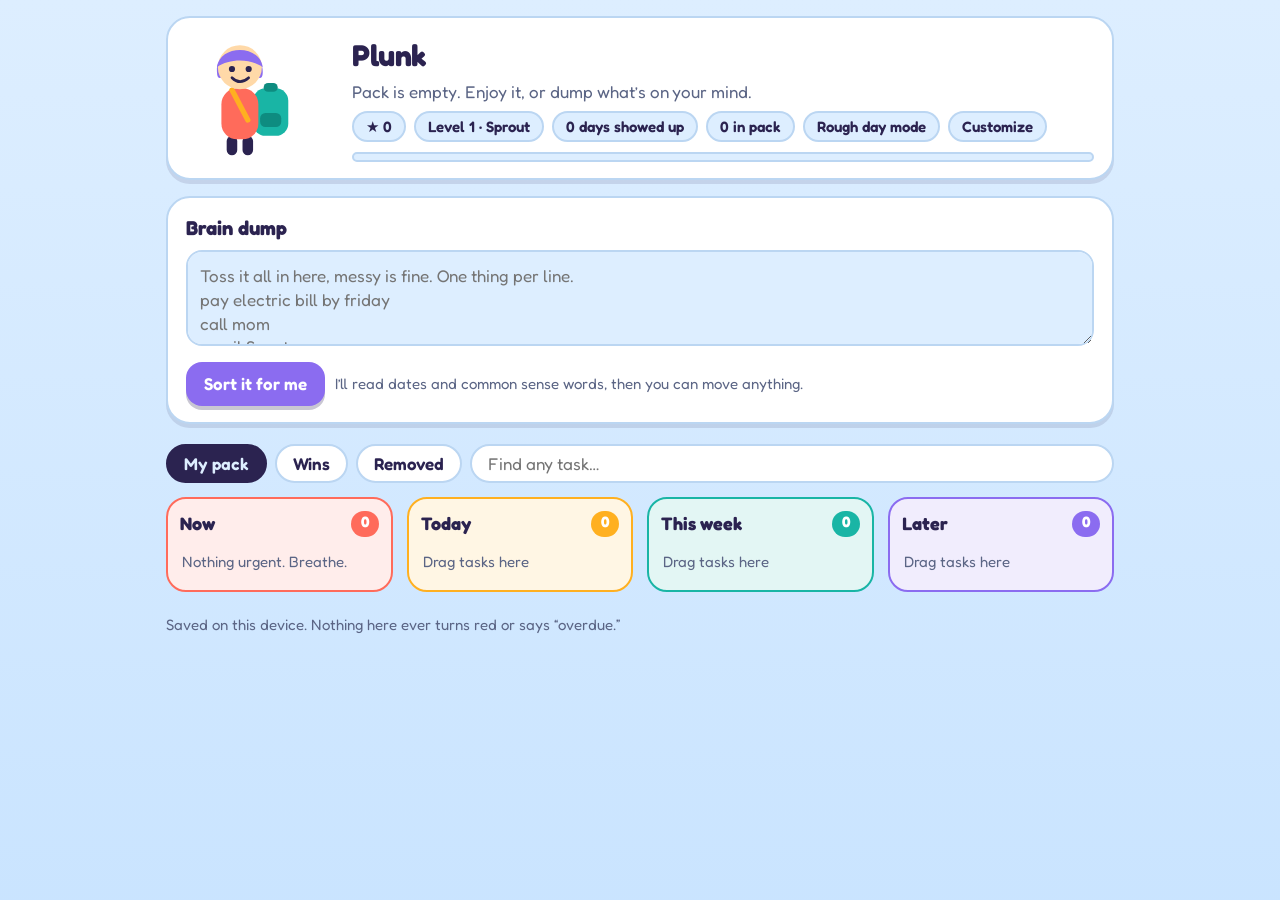
<file: index.html>
<!DOCTYPE html>
<html lang="en">
<head>
<meta charset="utf-8">
<meta name="viewport" content="width=device-width, initial-scale=1, viewport-fit=cover">
<title>Plunk: dump it, sort it, win it</title>
<link href="https://fonts.googleapis.com/css2?family=Fredoka:wght@400;500;600;700&display=swap" rel="stylesheet">
<style>
:root{--bg:#DDEEFF;--card:#fff;--ink:#2B2350;--mut:#5B6585;--line:#BBD6F2;--now:#FF6B5B;--today:#FFB020;--soon:#19B5A5;--later:#8B6CF0;--shadow:0 4px 0 rgba(43,35,80,.12);box-sizing:border-box;padding-top:env(safe-area-inset-top,0px);padding-bottom:env(safe-area-inset-bottom,0px)}
@media (prefers-color-scheme:dark){:root:not([data-theme="light"]){--bg:#0F1B3A;--card:#1A2A55;--ink:#EAF3FF;--mut:#A9BAE0;--line:#2D437C;--shadow:0 4px 0 rgba(0,0,0,.35);color-scheme:dark}}
:root[data-theme="dark"]{--bg:#0F1B3A;--card:#1A2A55;--ink:#EAF3FF;--mut:#A9BAE0;--line:#2D437C;--shadow:0 4px 0 rgba(0,0,0,.35);color-scheme:dark}
*{box-sizing:border-box}
html{scroll-padding-top:env(safe-area-inset-top,0px)}
body{margin:0;background:linear-gradient(180deg,var(--bg),color-mix(in srgb,var(--bg) 80%,#7DBDFF)) fixed;color:var(--ink);font-family:"Fredoka","Trebuchet MS",system-ui,sans-serif;font-size:17px;line-height:1.4}
main{max-width:980px;margin:0 auto;padding:16px}
button,textarea,input{font:inherit;color:inherit}
button{cursor:pointer}
:focus-visible{outline:3px solid var(--later);outline-offset:2px}
h1{font-size:30px;margin:0;font-weight:700;letter-spacing:-.5px}
h2{font-size:20px;margin:0 0 8px}
.top{display:flex;gap:16px;align-items:center;flex-wrap:wrap;background:var(--card);border-radius:24px;padding:14px 18px;box-shadow:var(--shadow);border:2px solid var(--line)}
.top svg{width:150px;height:132px;flex:none}
#bp{transition:transform .6s cubic-bezier(.3,1.6,.5,1)}
.bounce{animation:bn .5s}
@keyframes bn{30%{transform:translateY(-14px) rotate(-4deg)}60%{transform:translateY(0) rotate(3deg)}}
.hello{flex:1;min-width:220px}
.say{margin:4px 0 8px;color:var(--mut)}
.stats{display:flex;gap:8px;flex-wrap:wrap}
.pill{background:var(--bg);border:2px solid var(--line);border-radius:99px;padding:3px 12px;font-weight:600;font-size:15px}
.meter{height:10px;border-radius:9px;background:var(--bg);border:2px solid var(--line);margin-top:10px;overflow:hidden}
.meter i{display:block;height:100%;background:linear-gradient(90deg,var(--soon),var(--today),var(--now));transition:width .5s}
.card{background:var(--card);border-radius:24px;padding:16px 18px;margin-top:16px;box-shadow:var(--shadow);border:2px solid var(--line)}
textarea{width:100%;min-height:96px;border-radius:16px;border:2px solid var(--line);background:var(--bg);padding:12px;resize:vertical}
.row{display:flex;gap:10px;flex-wrap:wrap;margin-top:10px;align-items:center}
.btn{border:0;border-radius:16px;padding:10px 18px;font-weight:600;background:var(--later);color:#fff;box-shadow:0 4px 0 rgba(43,35,80,.25);transition:transform .08s}
.btn:active{transform:translateY(3px);box-shadow:0 1px 0 rgba(43,35,80,.25)}
.btn.alt{background:var(--soon)}.btn.ghost{background:var(--bg);color:var(--ink);box-shadow:none;border:2px solid var(--line)}
.hint{color:var(--mut);font-size:15px}
.focus{border-color:var(--now);background:linear-gradient(135deg,var(--card),color-mix(in srgb,var(--now) 14%,var(--card)))}
.focus .big{font-size:24px;font-weight:600;margin:4px 0 4px}
.tabs{display:flex;gap:8px;flex-wrap:wrap;margin-top:20px;align-items:center}
.tab{border:2px solid var(--line);background:var(--card);border-radius:99px;padding:6px 16px;font-weight:600}
.tab[aria-pressed="true"]{background:var(--ink);color:var(--bg);border-color:var(--ink)}
.tabs input{flex:1;min-width:150px;border:2px solid var(--line);background:var(--card);border-radius:99px;padding:6px 16px}
.cols{display:grid;grid-template-columns:repeat(auto-fit,minmax(220px,1fr));gap:14px;margin-top:14px}
.col{background:color-mix(in srgb,var(--c) 12%,var(--card));border:2px solid var(--c);border-radius:20px;padding:12px;min-height:90px}
.col.over{outline:3px dashed var(--c)}
.col h3{margin:0 0 8px;font-size:18px;color:var(--ink);display:flex;justify-content:space-between}
.col h3 span{background:var(--c);color:#fff;border-radius:99px;padding:0 10px;font-size:15px}
ul{list-style:none;margin:0;padding:0;display:grid;gap:8px}
.task{display:flex;gap:8px;align-items:flex-start;background:var(--card);border-radius:14px;padding:8px 8px;border:2px solid var(--line);border-left:6px solid var(--c)}
.task[draggable=true]{cursor:grab}
.chk{flex:none;width:30px;height:30px;border-radius:50%;border:3px solid var(--c);background:transparent;font-size:16px;line-height:1;color:var(--c)}
.chk:hover{background:var(--c);color:#fff}
.tx{flex:1;min-width:0;overflow-wrap:anywhere}
.tx small{display:block;color:var(--mut);font-size:13px}
.mv{display:flex;flex-wrap:wrap;gap:2px;max-width:76px;justify-content:flex-end}
.mv button{border:0;background:var(--bg);border-radius:8px;width:34px;height:28px;font-size:12px}
.empty{color:var(--mut);padding:6px 2px;font-size:15px}
.toast{position:fixed;left:50%;bottom:calc(18px + env(safe-area-inset-bottom,0px));transform:translateX(-50%);background:var(--ink);color:var(--bg);padding:10px 18px;border-radius:16px;display:flex;gap:12px;align-items:center;z-index:20;max-width:92vw}
.toast button{background:var(--today);border:0;border-radius:10px;padding:4px 12px;font-weight:700;color:#2B2350}
.cf{position:fixed;width:10px;height:14px;border-radius:3px;z-index:30;pointer-events:none;animation:cf 1s ease-out forwards}
@keyframes cf{to{transform:translate(var(--dx),var(--dy)) rotate(540deg);opacity:0}}
.opt{display:flex;gap:8px;flex-wrap:wrap;margin:6px 0 12px}
.o{border:2px solid var(--line);background:var(--bg);border-radius:14px;padding:6px 12px;font-weight:600}
.o[aria-pressed="true"]{border-color:var(--ink);background:var(--ink);color:var(--bg)}
.o:disabled{opacity:.35;cursor:not-allowed}
.sw{width:38px;height:38px;border-radius:50%;padding:0}
.sw[aria-pressed="true"]{outline:3px solid var(--ink);outline-offset:2px;background-clip:padding-box}
.rough{background:color-mix(in srgb,var(--soon) 14%,var(--card));border-color:var(--soon)}
.tbar{position:sticky;top:env(safe-area-inset-top,0px);z-index:15;margin-top:12px;background:var(--ink);color:var(--bg);border-radius:18px;padding:8px 14px;display:flex;gap:10px;align-items:center;flex-wrap:wrap}
.tbar button{border:0;border-radius:10px;padding:4px 12px;font-weight:700;background:var(--today);color:#2B2350}
.step{display:flex;gap:8px;align-items:center;padding:6px 0;border-bottom:1px dashed var(--line)}
.step.d span{text-decoration:line-through;color:var(--mut)}
.coming{display:flex;gap:8px;flex-wrap:wrap;margin-top:12px;align-items:center}
.coming .pill{background:color-mix(in srgb,var(--today) 20%,var(--card))}
input[type=datetime-local]{border:2px solid var(--line);background:var(--bg);border-radius:12px;padding:6px 10px}
h3.sub{margin:12px 0 4px;font-size:17px}
@media (prefers-reduced-motion:reduce){.cf{display:none}#bp,.meter i{transition:none}.bounce{animation:none}}
</style>
</head>
<body>
<main>
<header class="top" aria-live="polite">
  <svg viewBox="0 0 170 150" role="img" aria-label="Plunk buddy and backpack">
    <g id="bp" style="transform-origin:78px 118px"><rect x="76" y="64" width="40" height="54" rx="14" fill="#19B5A5"/><rect x="84" y="92" width="24" height="16" rx="6" fill="#0E8C80"/><rect x="88" y="58" width="16" height="10" rx="5" fill="#0E8C80"/></g>
    <g id="buddy"><rect x="46" y="118" width="12" height="22" rx="6" fill="#2B2350"/><rect x="64" y="118" width="12" height="22" rx="6" fill="#2B2350"/><rect id="shirt" x="40" y="64" width="42" height="58" rx="18" fill="#FF6B5B"/><path d="M52 66 L70 100" stroke="#FFB020" stroke-width="6" stroke-linecap="round"/><g id="hairb"></g><circle cx="61" cy="40" r="25" fill="#FFD9A8"/><g id="hair"></g><circle cx="52" cy="42" r="3.5" fill="#2B2350"/><circle cx="71" cy="42" r="3.5" fill="#2B2350"/><path d="M52 52q9 9 19 0" stroke="#2B2350" stroke-width="3" fill="none" stroke-linecap="round"/><g id="acc"></g></g>
  </svg>
  <div class="hello">
    <h1>Plunk</h1>
    <p class="say" id="say"></p>
    <div class="stats" id="stats"></div>
    <div class="meter" aria-hidden="true"><i id="meter"></i></div>
  </div>
</header>
<div id="tbar"></div>

<section class="card">
  <h2>Brain dump</h2>
  <textarea id="dump" aria-label="Brain dump" placeholder="Toss it all in here, messy is fine. One thing per line.&#10;pay electric bill by friday&#10;call mom&#10;email Sam tomorrow&#10;clean out garage someday"></textarea>
  <div class="row"><button class="btn" id="sort">Sort it for me</button><span class="hint">I’ll read dates and common sense words, then you can move anything.</span></div>
</section>

<section id="rate"></section><div id="coming"></div><section id="tool"></section><section id="cust"></section>
<section id="focus"></section>

<nav class="tabs" aria-label="Views">
  <button class="tab" data-v="tasks" aria-pressed="true">My pack</button>
  <button class="tab" data-v="wins" aria-pressed="false">Wins</button>
  <button class="tab" data-v="removed" aria-pressed="false">Removed</button>
  <input id="q" type="search" placeholder="Find any task…" aria-label="Find any task">
</nav>
<div id="lst"></div>
<p class="hint" style="margin-top:22px">Saved on this device. Nothing here ever turns red or says “overdue.”</p>
</main>
<div id="toast"></div>

<script>
(function(){
var B=[{k:"now",n:"Now",c:"var(--now)"},{k:"today",n:"Today",c:"var(--today)"},{k:"soon",n:"This week",c:"var(--soon)"},{k:"later",n:"Later",c:"var(--later)"}];
var KEY="lightpack-v1",S={tasks:[],stars:0,days:[]},view="tasks",skip=0,timer=null,tleft=0,undo=null;
try{var raw=localStorage.getItem(KEY);if(raw){var p=JSON.parse(raw);if(p&&p.tasks)S=p;}}catch(e){}
S.buddy=S.buddy||{g:"neutral",shirt:"#FF6B5B",acc:"none",hair:"#8B6CF0"};S.rough=!!S.rough;S.nudge=S.nudge||0;
function save(){try{localStorage.setItem(KEY,JSON.stringify(S));}catch(e){}}
function $(i){return document.getElementById(i)}
function esc(s){return String(s).replace(/[&<>"]/g,function(c){return{"&":"&amp;","<":"&lt;",">":"&gt;",'"':"&quot;"}[c]})}
var DAYS=["sunday","monday","tuesday","wednesday","thursday","friday","saturday"];
function guess(text){
  var t=text.toLowerCase(),b=2,why="";
  var m=t.match(/sunday|monday|tuesday|wednesday|thursday|friday|saturday/);
  if(/\b(asap|urgent|right now|now|tonight|today|deadline|overdue)\b/.test(t)){b=0;why="sounds urgent";}
  else if(/\btomorrow\b/.test(t)){b=1;why="due tomorrow";}
  else if(m){var d=(DAYS.indexOf(m[0])-new Date().getDay()+7)%7;b=d===0?1:d<=2?1:2;why="due "+m[0];}
  else if(/\b(next week|next month|someday|eventually|maybe|sometime|one day|when i can)\b/.test(t)){b=3;why="no rush";}
  else if(/\b(this week|soon)\b/.test(t)){b=2;why="this week";}
  if(b>0&&b<3&&/\b(pay|bill|rent|tax|taxes|doctor|dentist|meds|medication|prescription|appointment|deadline|renew)\b/.test(t)){b--;why="can’t slip: money or health";}
  var words=t.split(/\s+/).length;
  if(words<=3&&b>=1&&b<=2&&!why)why="quick win";
  return{bucket:B[b].k,why:why};
}
function today(){return new Date().toDateString()}
function openTasks(){return S.tasks.filter(function(t){return !t.done&&!t.del})}
function add(lines){
  var n=0;
  lines.forEach(function(l){
    l=l.replace(/^[\s\-*•\d.)]+/,"").trim();if(!l)return;
    var g=guess(l);
    var dt=parseTime(l),bk=g.bucket;if(dt&&dt-Date.now()<864e5&&(bk==="soon"||bk==="later"))bk="today";if(dt)askPerm();S.tasks.push({id:Date.now().toString(36)+Math.random().toString(36).slice(2,6),text:l,bucket:bk,why:g.why,due:dt||undefined,done:false,del:false});n++;
  });
  return n;
}
var praise=["Nice! Brain says thank you.","That’s a win. Take it.","Look at you go!","One less thing floating around.","Boom. Done.","Future you is grateful."];
function burst(){
  var cols=["#FF6B5B","#FFB020","#19B5A5","#8B6CF0"];
  for(var i=0;i<28;i++){var s=document.createElement("span");s.className="cf";
    s.style.left="50%";s.style.top="35%";s.style.background=cols[i%4];
    s.style.setProperty("--dx",(Math.random()*500-250)+"px");s.style.setProperty("--dy",(Math.random()*400-120)+"px");
    document.body.appendChild(s);setTimeout(function(x){x.remove()}.bind(null,s),1000);}
  var b=$("buddy");b.classList.remove("bounce");void b.getBBox();b.classList.add("bounce");
}
function complete(id){
  var t=S.tasks.find(function(x){return x.id===id});if(!t)return;
  var before=S.stars,g=(t.bucket==="now"?3:1)*(S.rough?2:1);t.done=true;t.g=g;S.stars+=g;var nu=UNL.filter(function(u){return u.s>before&&u.s<=S.stars});
  if(S.days.indexOf(today())<0)S.days.push(today());
  save();burst();render();say(nu.length?'New unlock: '+nu[0].n+'! Open Customize to try it.':praise[Math.floor(Math.random()*praise.length)]);toast("+"+g+" ★ "+praise[Math.floor(Math.random()*praise.length)],"Undo",function(){t.done=false;S.stars-=g;save();render();});
}
function toast(msg,label,fn){
  var el=$("toast");el.innerHTML='<div class="toast"><span>'+esc(msg)+'</span><button>'+label+'</button></div>';
  el.querySelector("button").onclick=function(){fn();el.innerHTML="";};
  clearTimeout(undo);undo=setTimeout(function(){el.innerHTML=""},6000);
}
var sayTimer;
function say(m){var e=$("say");e.textContent=m;clearTimeout(sayTimer);sayTimer=setTimeout(packMsg,4000);}
function packMsg(){
  var n=openTasks().length,e=$("say");
  e.textContent=n===0?"Pack is empty. Enjoy it, or dump what’s on your mind."
   :n<=5?"Light pack. You’ve got this."
   :n<=12?"Comfy load. One thing at a time."
   :n<=20?"Pack’s getting full. Want to slide a few to Later?"
   :"Big pack! That’s just a brain dump, not a failure. Try Just one thing below.";
}
function level(){var l=Math.floor(S.stars/10);var names=["Sprout","Spark","Trailblazer","Pack Pro","Legend"];return{n:l+1,name:names[Math.min(l,4)],pct:(S.stars%10)*10};}
function sorted(){
  var o=[];B.forEach(function(b){S.tasks.forEach(function(t){if(!t.done&&!t.del&&t.bucket===b.k)o.push(t)})});return o;
}
function renderTop(){
  var n=openTasks().length,L=level();
  $("bp").style.transform="scale("+(1+Math.min(n,30)/30*.9)+")";
  $("stats").innerHTML='<span class="pill">★ '+S.stars+'</span><span class="pill">Level '+L.n+' · '+L.name+'</span><span class="pill">'+S.days.length+' days showed up</span><span class="pill">'+n+' in pack</span><button class="pill" data-a="rough" aria-pressed="'+S.rough+'"'+(S.rough?' style="background:var(--soon);color:#fff"':'')+'>'+(S.rough?'Rough day mode: on':'Rough day mode')+'</button><button class="pill" data-a="cust">Customize</button>';
  $("meter").style.width=L.pct+"%";
  if(!sayTimer||true)packMsg();
  var o=sorted(),f=$("focus");
  if(!o.length){f.innerHTML="";return;}
  var t=o[skip%o.length];
  f.innerHTML='<div class="card focus"><h2>Just one thing</h2><div class="big">'+esc(t.text)+'</div><div class="hint">'+(t.why?esc(t.why)+" · ":"")+'only this, nothing else</div><div class="row"><label class="hint">Minutes <input type="number" id="fm" min="1" max="180" value="'+(S.fm||5)+'" style="width:64px;border:2px solid var(--line);background:var(--bg);border-radius:10px;padding:6px"></label><button class="btn" data-a="go">Start timer</button><button class="btn ghost" data-a="fstop" id="fstop" hidden>Stop &amp; clear</button><button class="btn alt" data-a="fdone">Done!</button><button class="btn ghost" data-a="skip">Show me another</button><span class="hint" id="tm"></span></div></div>';
}
function taskHTML(t,i,len,b){
  return '<li class="task" draggable="true" data-id="'+t.id+'" style="--c:'+b.c+'"><button class="chk" data-a="done" aria-label="Mark done">✓</button><div class="tx">'+esc(t.text)+(sub(t)?'<small>'+esc(sub(t))+'</small>':"")+'</div><div class="mv"><button data-a="L" aria-label="Move to earlier list">◀</button><button data-a="R" aria-label="Move to later list">▶</button><button data-a="U" aria-label="Move up">▲</button><button data-a="D" aria-label="Move down">▼</button><button data-a="T" aria-label="Timer, reminder and tiny steps">⏱</button><button data-a="X" aria-label="Remove">✕</button></div></li>';
}
function renderList(){
  var q=$("q").value.toLowerCase().trim(),h="",L=$("lst");
  function m(t){return !q||t.text.toLowerCase().indexOf(q)>=0}
  if(view==="tasks"&&S.rough){var r=sorted().filter(m),ex=r.length-3;h='<div class="card rough"><h2>Rough day: just these 3</h2><p class="hint">Everything else is safe and waiting. Stars count double today.</p><ul>'+r.slice(0,3).map(function(t){return taskHTML(t,0,0,B.filter(function(b){return b.k===t.bucket})[0])}).join("")+'</ul>'+(r.length?"":'<div class="empty">Nothing here. Rest is allowed.</div>')+(ex>0?'<div class="hint" style="margin-top:8px">+'+ex+' more tucked away</div>':"")+'</div>';}else if(view==="tasks"){
    h='<div class="cols">';
    B.forEach(function(b){
      var l=S.tasks.filter(function(t){return !t.done&&!t.del&&t.bucket===b.k&&m(t)});
      h+='<section class="col" data-b="'+b.k+'" style="--c:'+b.c+'"><h3>'+b.n+'<span>'+l.length+'</span></h3><ul>'+l.map(function(t,i){return taskHTML(t,i,l.length,b)}).join("")+'</ul>'+(l.length?"":'<div class="empty">'+(b.k==="now"?"Nothing urgent. Breathe.":"Drag tasks here")+'</div>')+'</section>';
    });
    h+='</div>';
  }else{
    var done=view==="wins",l=S.tasks.filter(function(t){return (done?t.done&&!t.del:t.del)&&m(t)}).reverse();
    h='<div class="card"><h2>'+(done?"Wins ("+l.length+")":"Removed ("+l.length+")")+'</h2><ul>'+l.map(function(t){
      return '<li class="task" data-id="'+t.id+'" style="--c:var(--soon)"><div class="tx">'+esc(t.text)+'</div><button class="btn ghost" data-a="back">'+(done?"Undo":"Add back")+'</button></li>'}).join("")+'</ul>'+(l.length?"":'<div class="empty">'+(done?"Your first win is one tap away.":"Nothing removed. Anything you delete lands here.")+'</div>')+'</div>';
  }
  L.innerHTML=h;
}
var UNL=[{s:5,n:'Sky shirt'},{s:10,n:'Cap'},{s:15,n:'Green shirt'},{s:20,n:'Glasses'},{s:30,n:'Pink shirt'},{s:50,n:'Crown'},{s:60,n:'Gold shirt'}];
var SH=[['#FF6B5B','Coral',0],['#4DA3FF','Sky',5],['#3BC67E','Green',15],['#FF77B7','Pink',30],['#FFC83D','Gold',60]];
var HC=[['#8B6CF0','Purple'],['#6B3E26','Brown'],['#2B2350','Black'],['#F2C14E','Blonde']];
var AC=[['none','None',0],['cap','Cap',10],['glasses','Glasses',20],['crown','Crown',50]];
var ACS={cap:'<path d="M36 34c2-24 48-24 50 0z" fill="#FF6B5B"/><rect x="60" y="30" width="34" height="7" rx="3.5" fill="#CC4A3B"/>',glasses:'<circle cx="52" cy="42" r="8" fill="none" stroke="#2B2350" stroke-width="2.5"/><circle cx="71" cy="42" r="8" fill="none" stroke="#2B2350" stroke-width="2.5"/><path d="M60 42h3" stroke="#2B2350" stroke-width="2.5"/>',crown:'<path d="M44 24l3-12 8 8 6-10 6 10 8-8 3 12v6H44z" fill="#FFC83D" stroke="#E09F00" stroke-width="2"/>'};
var custOpen=false,nudgeT=null;
function drawBuddy(){
  var b=S.buddy,c=b.hair,back='',hair='';
  $('shirt').setAttribute('fill',b.shirt);
  if(b.g==='girl'){back='<path d="M34 40c0-32 54-32 54 0v34c0 7-9 7-9 0V46H43v28c0 7-9 7-9 0z" fill="'+c+'"/>';hair='<path d="M36 40c4-24 46-24 50 0-12-8-34-8-50 0z" fill="'+c+'"/><circle cx="82" cy="30" r="6" fill="#FF77B7"/>';}
  else if(b.g==='boy'){hair='<path d="M36 38c2-22 46-26 51-2-12-8-30-10-51 2z" fill="'+c+'"/>';}
  else{back='<path d="M35 46c-3-32 53-32 52 0 0 8-5 8-8 2H43c-3 6-8 6-8-2z" fill="'+c+'"/>';hair='<path d="M35 40c3-26 49-26 52 0-14-10-38-10-52 0z" fill="'+c+'"/>';}
  $('hairb').innerHTML=back;$('hair').innerHTML=hair;$('acc').innerHTML=ACS[b.acc]||'';
}
function renderCust(){
  var c=$('cust');if(!custOpen){c.innerHTML='';return;}
  var b=S.buddy,h='<div class="card"><h2>Customize your buddy</h2><div class="hint">Buddy style</div><div class="opt">';
  [['girl','Girl'],['boy','Boy'],['neutral','Neutral']].forEach(function(g){h+='<button class="o" data-a="g" data-val="'+g[0]+'" aria-pressed="'+(b.g===g[0])+'">'+g[1]+'</button>';});
  h+='</div><div class="hint">Hair</div><div class="opt">';
  HC.forEach(function(x){h+='<button class="o sw" data-a="hair" data-val="'+x[0]+'" style="background:'+x[0]+'" aria-label="'+x[1]+' hair" aria-pressed="'+(b.hair===x[0])+'"></button>';});
  h+='</div><div class="hint">Shirt: more colors unlock as you earn stars</div><div class="opt">';
  SH.forEach(function(s){var lk=S.stars<s[2];h+='<button class="o sw" data-a="shirt" data-val="'+s[0]+'" style="background:'+s[0]+'" aria-label="'+s[1]+(lk?' shirt, unlocks at '+s[2]+' stars':' shirt')+'" aria-pressed="'+(b.shirt===s[0])+'"'+(lk?' disabled':'')+'></button>';});
  h+='</div><div class="hint">Extras</div><div class="opt">';
  AC.forEach(function(a){var lk=S.stars<a[2];h+='<button class="o" data-a="acc" data-val="'+a[0]+'" aria-pressed="'+(b.acc===a[0])+'"'+(lk?' disabled':'')+'>'+a[1]+(lk?' · '+a[2]+' ★':'')+'</button>';});
  h+='</div><h2>Gentle nudges</h2><div class="hint">A kind little tap with one tiny task. It never mentions what you missed. Works while Plunk is open; reminders when the app is closed come with the phone app version.</div><div class="opt">';
  [[0,'Off'],[30,'30 min'],[60,'1 hour'],[120,'2 hours']].forEach(function(n){h+='<button class="o" data-a="nudge" data-val="'+n[0]+'" aria-pressed="'+(S.nudge===n[0])+'">'+n[1]+'</button>';});
  c.innerHTML=h+'</div><button class="btn ghost" data-a="closec">Close</button></div>';
}
function setNudge(m){
  S.nudge=m;save();clearInterval(nudgeT);renderCust();if(!m)return;
  try{if(window.Notification&&Notification.permission==='default')Notification.requestPermission();}catch(e){}
  nudgeT=setInterval(nudge,m*60000);toast('Nudges on: every '+m+' min while open','OK',function(){});
}
function nudge(){
  var o=sorted();if(!o.length)return;var msg='Tiny step? '+o[0].text,ok=false;
  try{if(window.Notification&&Notification.permission==='granted'&&document.hidden){new Notification('Plunk',{body:msg});ok=true;}}catch(e){}
  if(!ok&&!document.hidden)toast(msg,'Start',function(){skip=0;renderTop();});
}
if(S.nudge)nudgeT=setInterval(nudge,S.nudge*60000);
function find(id){return S.tasks.filter(function(x){return x.id===id})[0]}
function askPerm(){try{if(window.Notification&&Notification.permission==='default')Notification.requestPermission();}catch(e){}}
function parseTime(l){var m=l.toLowerCase().match(/\b(?:at\s+)?(\d{1,2})(?::(\d\d))?\s*(am|pm)\b/);if(!m||+m[1]>12)return 0;var d=new Date();d.setHours(+m[1]%12+(m[3]==='pm'?12:0),+(m[2]||0),0,0);if(/tomorrow/i.test(l)||(d.getTime()<Date.now()&&!/today/i.test(l)))d.setDate(d.getDate()+1);return d.getTime();}
function fmtDue(ts){var d=new Date(ts),n=new Date(),t=d.toLocaleTimeString([],{hour:'numeric',minute:'2-digit'}),tm=new Date(n.getTime()+864e5),day=d.toDateString()===n.toDateString()?'Today':d.toDateString()===tm.toDateString()?'Tomorrow':d.toLocaleDateString([],{weekday:'short'});return day+' '+t;}
function sub(t){var p=[];if(t.why)p.push(t.why);if(t.due)p.push('⏰ '+fmtDue(t.due));if(t.steps&&t.steps.length)p.push(t.steps.filter(function(s){return s.d}).length+'/'+t.steps.length+' steps');return p.join(' · ');}
function beep(){try{var a=new (window.AudioContext||window.webkitAudioContext)(),o=a.createOscillator(),g=a.createGain();o.connect(g);g.connect(a.destination);o.frequency.value=660;g.gain.value=.08;o.start();setTimeout(function(){o.stop();a.close()},180);}catch(e){}}
function notify(msg){var ok=false;try{if(window.Notification&&Notification.permission==='granted'&&document.hidden){new Notification('Plunk',{body:msg});ok=true;}}catch(e){}if(!ok)toast(msg,'OK',function(){});beep();}
var toolId=null,busy=false;
if(S.timer&&S.timer.end<Date.now())S.timer=null;
function local(ts){if(!ts)return '';var d=new Date(ts-new Date().getTimezoneOffset()*60000);return d.toISOString().slice(0,16);}
function renderComing(){var e=$('coming'),now=Date.now(),l=S.tasks.filter(function(t){return !t.done&&!t.del&&t.due&&t.due>now&&t.due-now<1296e5}).sort(function(a,b){return a.due-b.due}).slice(0,4);e.innerHTML=l.length?'<div class="coming"><span class="hint">Coming up:</span>'+l.map(function(t){return '<span class="pill">⏰ '+esc(fmtDue(t.due))+' · '+esc(t.text)+'</span>'}).join('')+'</div>':'';}
function renderTbar(){var e=$('tbar');if(!S.timer){if(e.innerHTML){e.innerHTML='';e.dataset.k='';}return;}var k=S.timer.id+S.timer.end;if(e.dataset.k!==k){var tk=find(S.timer.id);e.innerHTML='<div class="tbar"><span id="tt"></span><span>'+esc(tk?tk.text:'Focus')+'</span><button data-a="tdone">Done!</button><button data-a="tstop">Stop &amp; clear</button></div>';e.dataset.k=k;}var left=Math.max(0,Math.ceil((S.timer.end-Date.now())/1000));$('tt').textContent='⏱ '+Math.floor(left/60)+':'+('0'+left%60).slice(-2);}
function renderTool(){
  var e=$('tool');if(!toolId){e.innerHTML='';return;}var t=find(toolId);if(!t){toolId=null;e.innerHTML='';return;}
  var h='<div class="card"><h2>'+esc(t.text)+'</h2><h3 class="sub">Tiny steps</h3>';
  (t.steps||[]).forEach(function(s,i){h+='<div class="step'+(s.d?' d':'')+'"><button class="chk" style="--c:var(--soon)" data-a="sd" data-i="'+i+'" aria-label="Finish step"'+(s.d?' disabled':'')+'>✓</button><span>'+esc(s.t)+'</span></div>';});
  h+='<div class="row"><button class="btn alt" data-a="bd"'+(busy?' disabled':'')+'>'+(busy?'Thinking…':t.steps?'Redo the steps':'Break it into tiny steps')+'</button></div>';
  h+='<h3 class="sub">Remind me</h3><div class="row"><input type="datetime-local" id="dt" aria-label="Reminder date and time" value="'+local(t.due)+'"><button class="btn" data-a="rset">Set</button>'+(t.due?'<button class="btn ghost" data-a="rclr">Clear</button>':'')+'</div><div class="opt"><button class="o" data-a="rp" data-val="30">In 30 min</button><button class="o" data-a="rp" data-val="60">In 1 hour</button><button class="o" data-a="rp" data-val="t9">Tomorrow 9 AM</button></div>';
  h+='<h3 class="sub">Timer</h3><div class="opt">'+[5,15,25,45].map(function(m){return '<button class="o" data-a="tm" data-val="'+m+'">'+m+' min</button>'}).join('')+'<input type="number" id="cm" min="1" max="480" placeholder="Custom" aria-label="Custom minutes" style="width:90px;border:2px solid var(--line);background:var(--bg);border-radius:12px;padding:6px 10px"><button class="o" data-a="tmc">Start</button></div><div class="row"><button class="btn alt" data-a="ics">Add to calendar</button><button class="btn ghost" data-a="closet">Close</button></div></div>';
  e.innerHTML=h;
}
function setDue(ts){var t=find(toolId);if(!t)return;t.due=ts;t.n1=0;t.n2=0;if((t.bucket==='soon'||t.bucket==='later')&&ts-Date.now()<864e5)t.bucket='today';save();askPerm();render();toast('Reminder set: '+fmtDue(ts),'OK',function(){});}
var queue=[],qtot=0;
function addOne(l,r){
  var g=guess(l),K=['now','today','soon','later'],N=['urgent','important','nice to do','can wait'],bi=K.indexOf(g.bucket),bk,why=g.why;
  if(r==null){bk=why?bi:2;}else{bk=r;if(/^(due|sounds urgent)/.test(why)&&bi<r)bk=bi;else why='you rated it: '+N[r];}
  var dt=parseTime(l);if(dt&&dt-Date.now()<864e5&&bk>1)bk=1;if(dt)askPerm();
  S.tasks.push({id:Date.now().toString(36)+Math.random().toString(36).slice(2,6),text:l,bucket:K[bk],why:why,due:dt||undefined,done:false,del:false});
}
function startRate(lines){queue=queue.concat(lines);qtot+=lines.length;renderRate();try{$('rate').scrollIntoView({behavior:'smooth',block:'center'});}catch(e){}}
function renderRate(){
  var e=$('rate');if(!queue.length){e.innerHTML='';qtot=0;return;}
  e.innerHTML='<div class="card focus"><h2>How important is this? <span class="hint">('+(qtot-queue.length+1)+' of '+qtot+')</span></h2><div class="big">'+esc(queue[0])+'</div><div class="opt">'+[['0','🔥 Urgent'],['1','⭐ Important'],['2','🙂 Nice to do'],['3','🌙 Can wait']].map(function(r){return '<button class="o" data-a="rate" data-val="'+r[0]+'">'+r[1]+'</button>'}).join('')+'</div><div class="row"><button class="btn ghost" data-a="rskip">Skip, you guess</button><button class="btn ghost" data-a="rall">Guess the rest</button></div></div>';
}
function nextRate(){save();skip=0;render();renderRate();if(!queue.length)say('All sorted! Move anything that feels off.');}
async function saveFile(name,data){
  try{var dl=window.claude&&await claude.use('downloads');if(dl){await dl.save({filename:name,data:data});return;}}catch(e){}
  try{var b=new Blob([data],{type:'text/calendar'}),u=URL.createObjectURL(b),a=document.createElement('a');a.href=u;a.download=name;document.body.appendChild(a);a.click();a.remove();setTimeout(function(){URL.revokeObjectURL(u)},2000);}catch(e){toast('Could not create the file here','OK',function(){});}
}
function addCal(){
  var t=find(toolId);if(!t)return;
  var dv=$('dt')&&$('dt').value,st=t.due||(dv?new Date(dv).getTime():0);
  if(!st){toast('Pick a time first, then tap Add to calendar','OK',function(){});return;}
  function f(ts){return new Date(ts).toISOString().replace(/[-:]/g,'').slice(0,15)+'Z'}
  var txt=t.text.replace(/[\\,;]/g,' ').replace(/\n/g,' ');
  var ics=['BEGIN:VCALENDAR','VERSION:2.0','PRODID:-//Plunk//EN','BEGIN:VEVENT','UID:'+t.id+'@plunk','DTSTAMP:'+f(Date.now()),'DTSTART:'+f(st),'DTEND:'+f(st+18e5),'SUMMARY:'+txt,'BEGIN:VALARM','TRIGGER:-PT15M','ACTION:DISPLAY','DESCRIPTION:'+txt,'END:VALARM','END:VEVENT','END:VCALENDAR'].join('\r\n');
  saveFile('plunk-task.ics',ics);
}
async function doBreak(){
  var t=find(toolId);if(!t||busy)return;busy=true;renderTool();var steps=null;
  try{var sm=window.claude&&await claude.use('sample');if(sm){var r=await sm.json('You help people with ADHD. Break this task into 3 to 6 tiny, concrete steps. Each step: under 12 words, starts with a verb, and the first step takes under 2 minutes. Return ONLY a JSON array of strings, nothing else. Task: '+t.text);if(Array.isArray(r)&&r.length)steps=r.slice(0,7).map(String);}}catch(e){}
  if(!steps){var sh=t.text.length>36?t.text.slice(0,36)+'…':t.text;steps=['Grab what you need for “'+sh+'” (2 min)','Do just the first tiny piece','Set a 5 minute timer and keep going','Tidy up what you used','Tap done and enjoy the win'];}
  t.steps=steps.map(function(s){return{t:s,d:0}});busy=false;save();render();
}
function stepDone(i){var t=find(toolId),s=t&&t.steps&&t.steps[i];if(!s||s.d)return;s.d=1;S.stars+=1;save();burst();if(t.steps.every(function(x){return x.d})){toolId=null;complete(t.id);}else{render();say('Step done! +1 ★');}}
function check(){
  var now=Date.now(),ch=false;
  S.tasks.forEach(function(t){if(t.done||t.del||!t.due)return;
    if(now-t.due>36e5){if(!t.n2){t.n1=1;t.n2=1;ch=true;}return;}
    if(!t.n1&&t.due-now<=9e5&&t.due>now){t.n1=1;ch=true;notify('Coming up soon: '+t.text+' ('+fmtDue(t.due)+')');}
    if(!t.n2&&now>=t.due){t.n2=1;ch=true;notify('It’s time: '+t.text+'. A tiny start counts.');}});
  if(S.timer&&now>=S.timer.end){var tk=find(S.timer.id);S.timer=null;ch=true;burst();notify('Time’s up'+(tk?' for '+tk.text:'')+'! Done, or want 5 more minutes?');}
  if(ch){save();render();}
}
setInterval(check,20000);setInterval(function(){renderTbar();if(S.timer&&Date.now()>=S.timer.end)check();},1000);
function render(){renderTop();renderList();drawBuddy();renderCust();renderTool();renderComing();renderTbar();}
function move(id,dir){
  var t=S.tasks.find(function(x){return x.id===id}),i=B.map(function(b){return b.k}).indexOf(t.bucket);
  t.bucket=B[Math.max(0,Math.min(3,i+dir))].k;t.why="you moved it";save();render();
}
function reorder(id,dir){
  var t=S.tasks.find(function(x){return x.id===id}),a=S.tasks,i=a.indexOf(t),j=i+dir;
  while(j>=0&&j<a.length&&(a[j].bucket!==t.bucket||a[j].done||a[j].del))j+=dir;
  if(j<0||j>=a.length)return;a.splice(i,1);a.splice(j,0,t);save();render();
}
document.addEventListener("click",function(e){
  var el=e.target.closest("[data-a],[data-v],#sort");if(!el)return;
  if(el.id==="sort"){var ln=$("dump").value.split(/\n|;/).map(function(x){return x.replace(/^[\s\-*•\d.)]+/,"").trim()}).filter(Boolean);if(ln.length){$("dump").value="";startRate(ln);return;}var n=0;if(n){$("dump").value="";save();skip=0;render();say("Sorted "+n+" thing"+(n>1?"s":"")+". Check the lists below, and move anything that feels off.");}else say("Type or paste a few things first.");return;}
  if(el.dataset.v){view=el.dataset.v;document.querySelectorAll(".tab").forEach(function(b){b.setAttribute("aria-pressed",b.dataset.v===view)});renderList();return;}
  var a=el.dataset.a,li=el.closest("[data-id]"),id=li&&li.dataset.id;
  if(a==="rough"){S.rough=!S.rough;save();render();say(S.rough?"Rough day mode on. Just three things. You’re still doing great.":"Back to the full pack.");}else if(a==="cust"){custOpen=!custOpen;renderCust();}else if(a==="closec"){custOpen=false;renderCust();}else if(a==="g"||a==="hair"||a==="shirt"||a==="acc"){S.buddy[a]=el.dataset.val;save();drawBuddy();renderCust();}else if(a==="nudge"){setNudge(+el.dataset.val);}else if(a==="T"){toolId=id;renderTool();$('tool').scrollIntoView({behavior:'smooth',block:'center'});}else if(a==="closet"){toolId=null;renderTool();}else if(a==="bd"){doBreak();}else if(a==="sd"){stepDone(+el.dataset.i);}else if(a==="rset"){var v=$('dt').value;if(v)setDue(new Date(v).getTime());}else if(a==="rclr"){var tt=find(toolId);if(tt){delete tt.due;tt.n1=0;tt.n2=0;save();render();}}else if(a==="rp"){var vv=el.dataset.val;if(vv==='t9'){var d9=new Date();d9.setDate(d9.getDate()+1);d9.setHours(9,0,0,0);setDue(d9.getTime());}else setDue(Date.now()+(+vv)*60000);}else if(a==="tm"){askPerm();S.timer={id:toolId,end:Date.now()+(+el.dataset.val)*60000};save();renderTbar();say('Timer on. Just start, that’s the hard part.');}else if(a==="tdone"){var kk=S.timer&&S.timer.id;S.timer=null;save();renderTbar();if(kk)complete(kk);}else if(a==="tstop"){S.timer=null;save();renderTbar();}else if(a==="tmc"){var cmv=Math.max(0,Math.min(480,parseInt($('cm').value)||0));if(cmv){askPerm();S.timer={id:toolId,end:Date.now()+cmv*60000};save();renderTbar();say('Timer on. Just start, that’s the hard part.');}}else if(a==="ics"){addCal();}else if(a==="fstop"){clearInterval(timer);tleft=0;var tmE=$("tm");if(tmE)tmE.textContent="";var fs=$("fstop");if(fs)fs.hidden=true;say("Timer cleared. No pressure.");}else if(a==="rate"){addOne(queue.shift(),+el.dataset.val);nextRate();}else if(a==="rskip"){addOne(queue.shift(),null);nextRate();}else if(a==="rall"){queue.forEach(function(l){addOne(l,null)});queue=[];nextRate();}else if(a==="done")complete(id);
  else if(a==="L")move(id,-1);else if(a==="R")move(id,1);
  else if(a==="U")reorder(id,-1);else if(a==="D")reorder(id,1);
  else if(a==="X"){var t=S.tasks.find(function(x){return x.id===id});t.del=true;save();render();toast("Removed. It’s safe in Removed.","Undo",function(){t.del=false;save();render();});}
  else if(a==="back"){var t2=S.tasks.find(function(x){return x.id===id});if(t2.done){S.stars=Math.max(0,S.stars-(t2.g||1));t2.done=false}else t2.del=false;save();render();}
  else if(a==="skip"){skip++;renderTop();}
  else if(a==="fdone"){var o=sorted();if(o.length)complete(o[skip%o.length].id);}
  else if(a==="go"){var fm=Math.max(1,Math.min(180,parseInt($("fm").value)||5));S.fm=fm;save();clearInterval(timer);tleft=fm*60;tick();timer=setInterval(tick,1000);}
});
function tick(){
  var e=$("tm");if(!e){clearInterval(timer);return;}
  if(tleft<=0){clearInterval(timer);var fb2=$("fstop");if(fb2)fb2.hidden=true;e.textContent="Time! Keep going or take a break. Either is fine.";return;}
  var fb=$("fstop");if(fb)fb.hidden=false;var m=Math.floor(tleft/60),s=tleft%60;e.textContent=m+":"+(s<10?"0":"")+s+" · just start, that’s the hard part";tleft--;
}
$("q").addEventListener("input",renderList);
var dragId=null;
document.addEventListener("dragstart",function(e){var li=e.target.closest&&e.target.closest(".task[data-id]");if(li){dragId=li.dataset.id;try{e.dataTransfer.setData("text/plain",dragId)}catch(x){}}});
document.addEventListener("dragover",function(e){var c=e.target.closest&&e.target.closest(".col");if(c&&dragId){e.preventDefault();c.classList.add("over");}});
document.addEventListener("dragleave",function(e){var c=e.target.closest&&e.target.closest(".col");if(c)c.classList.remove("over");});
document.addEventListener("drop",function(e){var c=e.target.closest&&e.target.closest(".col");if(c&&dragId){e.preventDefault();var t=S.tasks.find(function(x){return x.id===dragId});t.bucket=c.dataset.b;t.why="you moved it";dragId=null;save();render();}});
render();
})();
</script>
</body>
</html>
</file>
